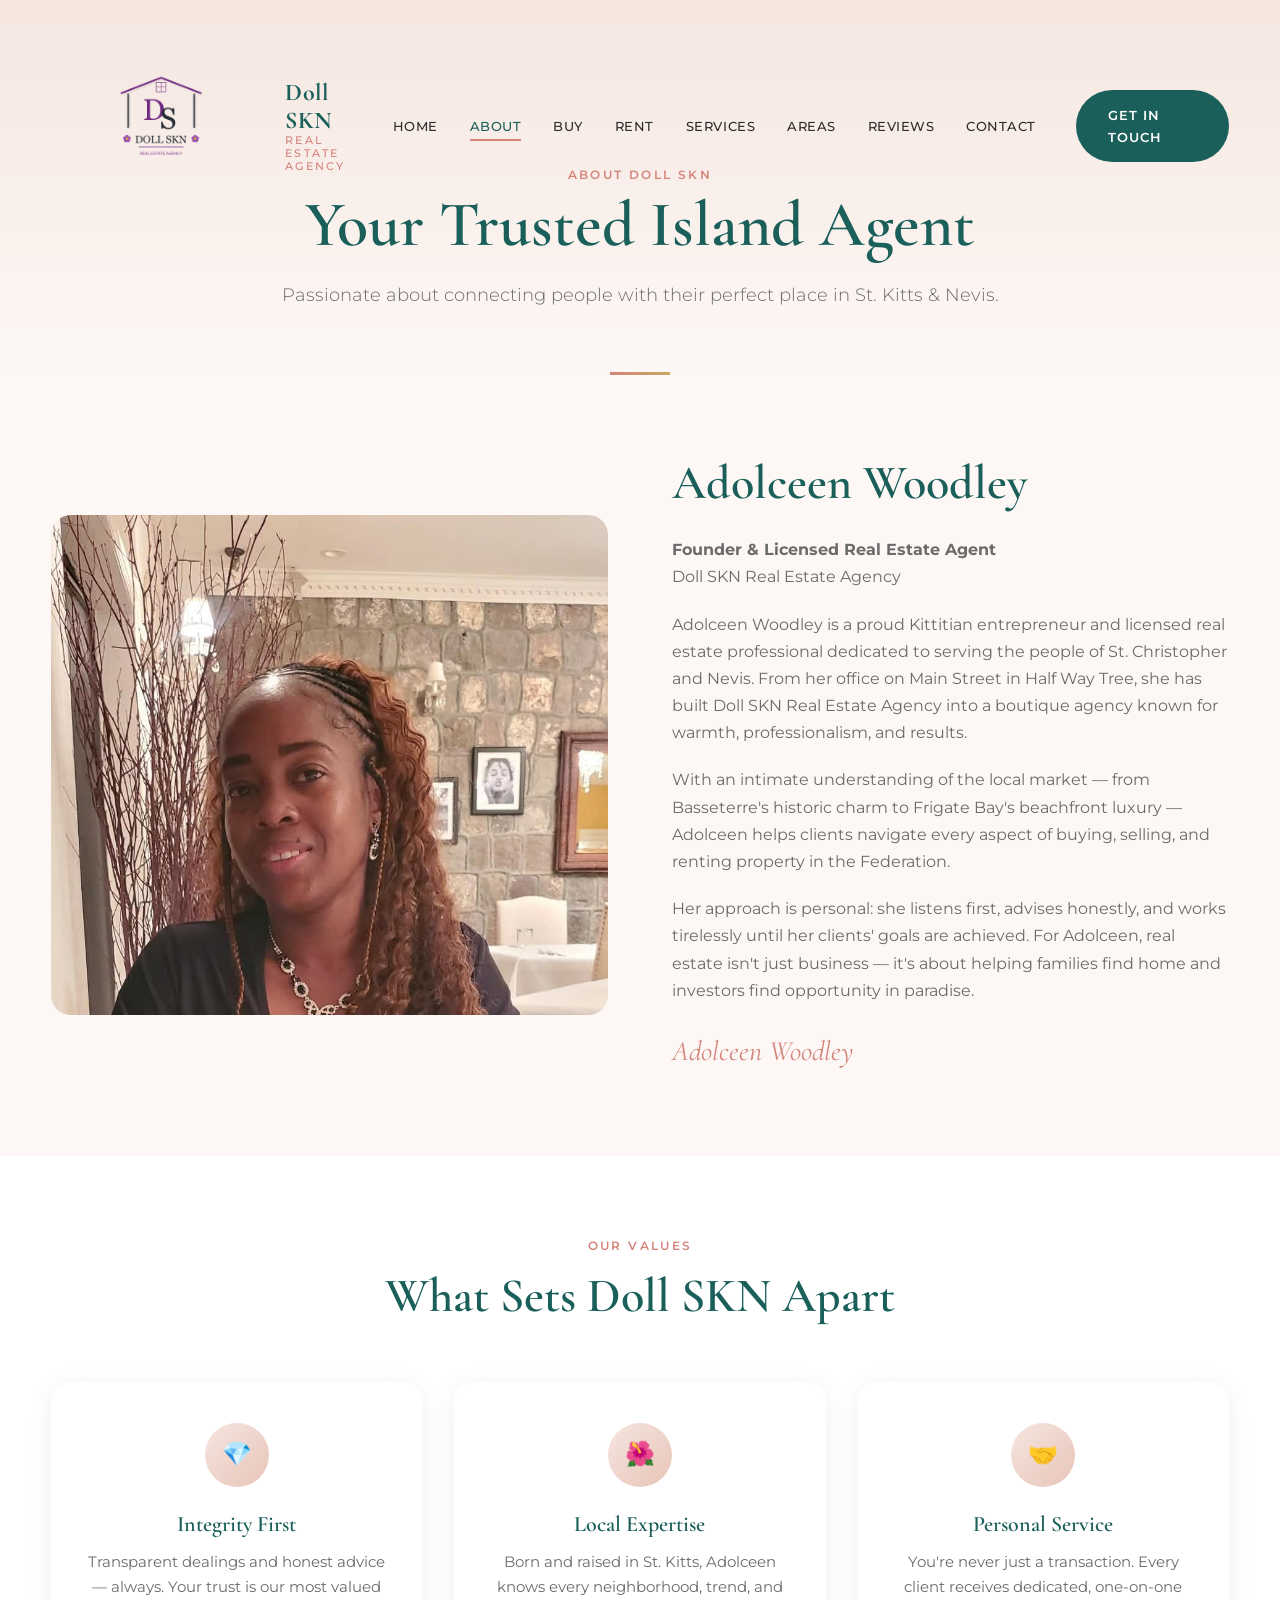
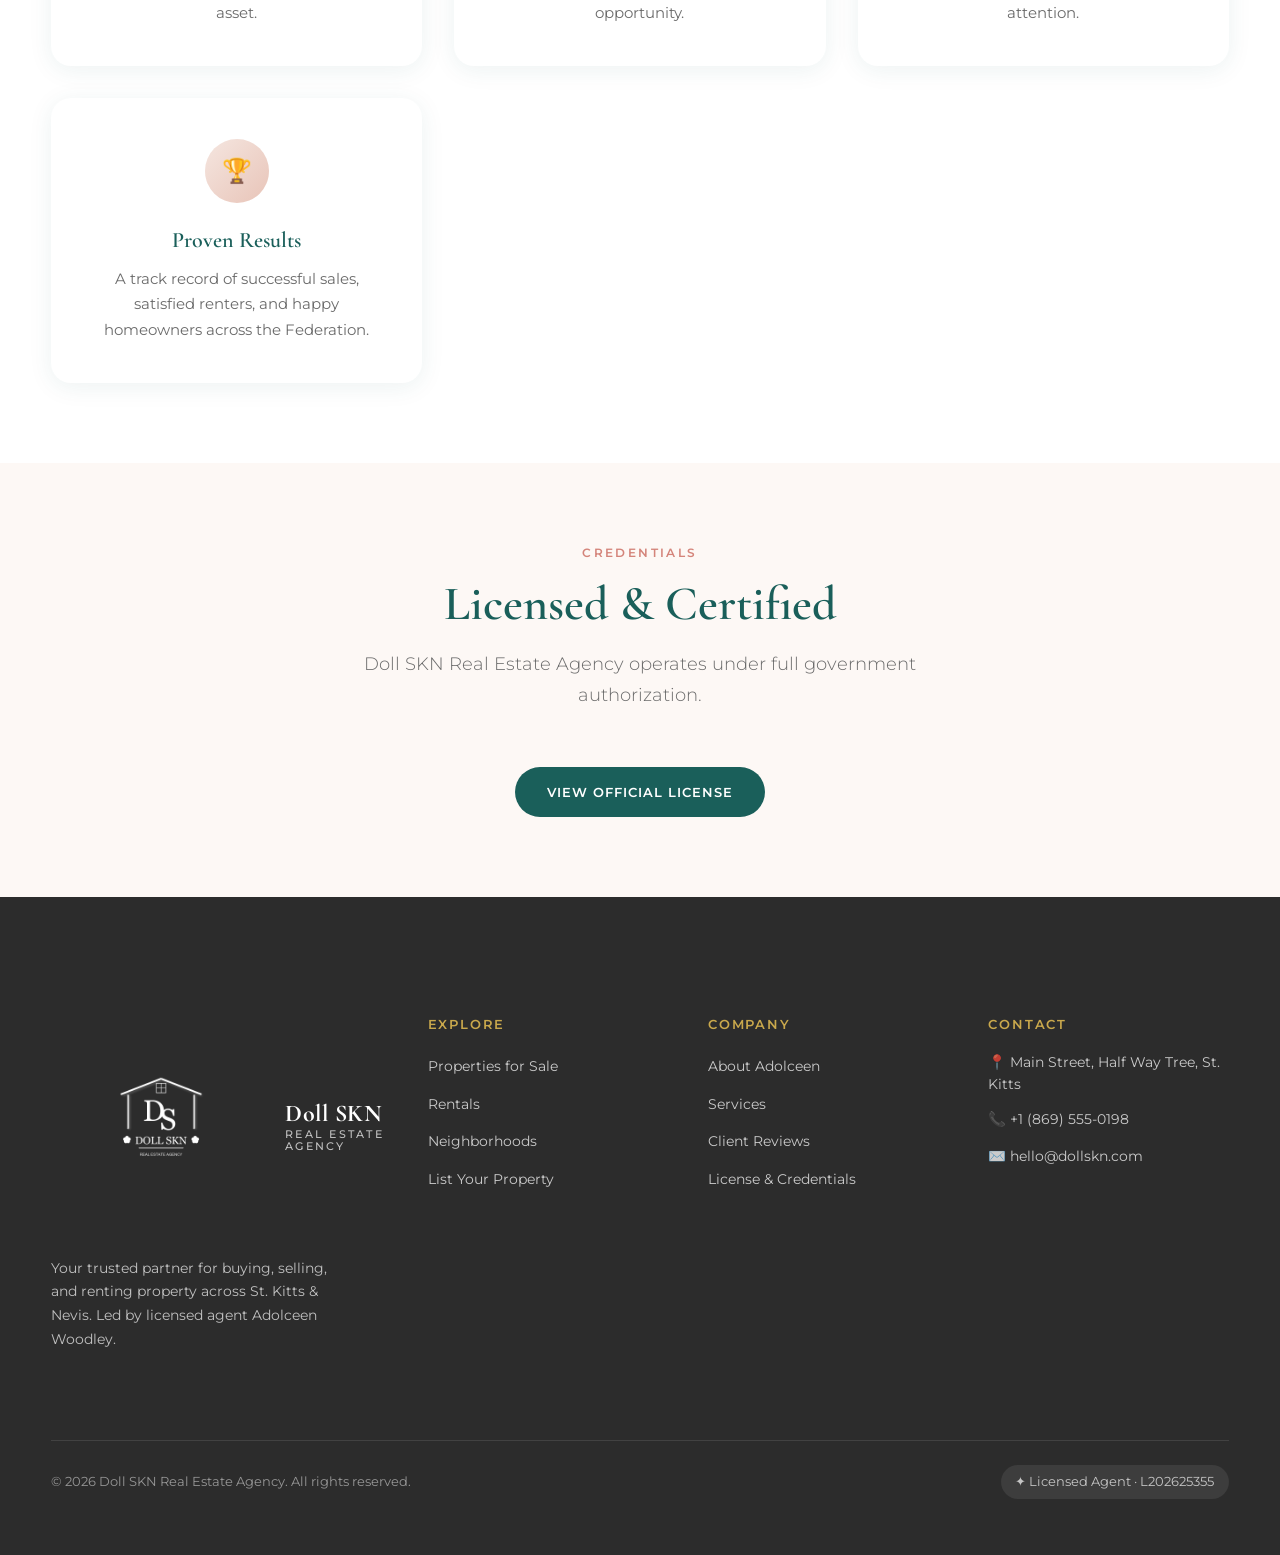
<file: about.html>
<!DOCTYPE html>
<html lang="en">
<head>
  <meta charset="UTF-8">
  <meta name="viewport" content="width=device-width, initial-scale=1.0">
  <meta name="description" content="Meet Adolceen Letisha Woodley — licensed owner of Doll SKN Real Estate Agency in St. Kitts.">
  <title>About Adolceen | Doll SKN Real Estate</title>
  <link rel="stylesheet" href="css/style.css">
</head>
<body>
  <div id="header-placeholder"></div>

  <main>
    <section class="page-hero">
      <div class="container fade-in">
        <span class="eyebrow">About Doll SKN</span>
        <h1>Your Trusted Island Agent</h1>
        <p class="lead">Passionate about connecting people with their perfect place in St. Kitts & Nevis.</p>
      </div>
    </section>

    <section>
      <div class="container about-preview">
        <div class="about-image fade-in">
          <img src="images/WhatsApp Image 2026-09-24 at 07.35.42.jpeg" alt="Adolceen Letisha Woodley">
          <div class="about-image-frame"></div>
        </div>
        <div class="about-content fade-in">
          <h2>Adolceen Woodley</h2>
          <p><strong>Founder & Licensed Real Estate Agent</strong><br>Doll SKN Real Estate Agency</p>
          <p>Adolceen Woodley is a proud Kittitian entrepreneur and licensed real estate professional dedicated to serving the people of St. Christopher and Nevis. From her office on Main Street in Half Way Tree, she has built Doll SKN Real Estate Agency into a boutique agency known for warmth, professionalism, and results.</p>
          <p>With an intimate understanding of the local market — from Basseterre's historic charm to Frigate Bay's beachfront luxury — Adolceen helps clients navigate every aspect of buying, selling, and renting property in the Federation.</p>
          <p>Her approach is personal: she listens first, advises honestly, and works tirelessly until her clients' goals are achieved. For Adolceen, real estate isn't just business — it's about helping families find home and investors find opportunity in paradise.</p>
          <div class="signature">Adolceen Woodley</div>
        </div>
      </div>
    </section>

    <section style="background: var(--white);">
      <div class="container">
        <div class="section-header fade-in">
          <span class="eyebrow">Our Values</span>
          <h2>What Sets Doll SKN Apart</h2>
        </div>
        <div class="services-grid">
          <div class="service-card fade-in">
            <div class="service-icon">💎</div>
            <h3>Integrity First</h3>
            <p>Transparent dealings and honest advice — always. Your trust is our most valued asset.</p>
          </div>
          <div class="service-card fade-in">
            <div class="service-icon">🌺</div>
            <h3>Local Expertise</h3>
            <p>Born and raised in St. Kitts, Adolceen knows every neighborhood, trend, and opportunity.</p>
          </div>
          <div class="service-card fade-in">
            <div class="service-icon">🤝</div>
            <h3>Personal Service</h3>
            <p>You're never just a transaction. Every client receives dedicated, one-on-one attention.</p>
          </div>
          <div class="service-card fade-in">
            <div class="service-icon">🏆</div>
            <h3>Proven Results</h3>
            <p>A track record of successful sales, satisfied renters, and happy homeowners across the Federation.</p>
          </div>
        </div>
      </div>
    </section>

    <section>
      <div class="container">
        <div class="section-header fade-in">
          <span class="eyebrow">Credentials</span>
          <h2>Licensed & Certified</h2>
          <p class="lead">Doll SKN Real Estate Agency operates under full government authorization.</p>
        </div>
        <div style="text-align: center;">
          <a href="license.html" class="btn btn-primary">View Official License</a>
        </div>
      </div>
    </section>
  </main>

  <div id="footer-placeholder"></div>
  <script type="module" src="js/main.js"></script>
</body>
</html>
</file>
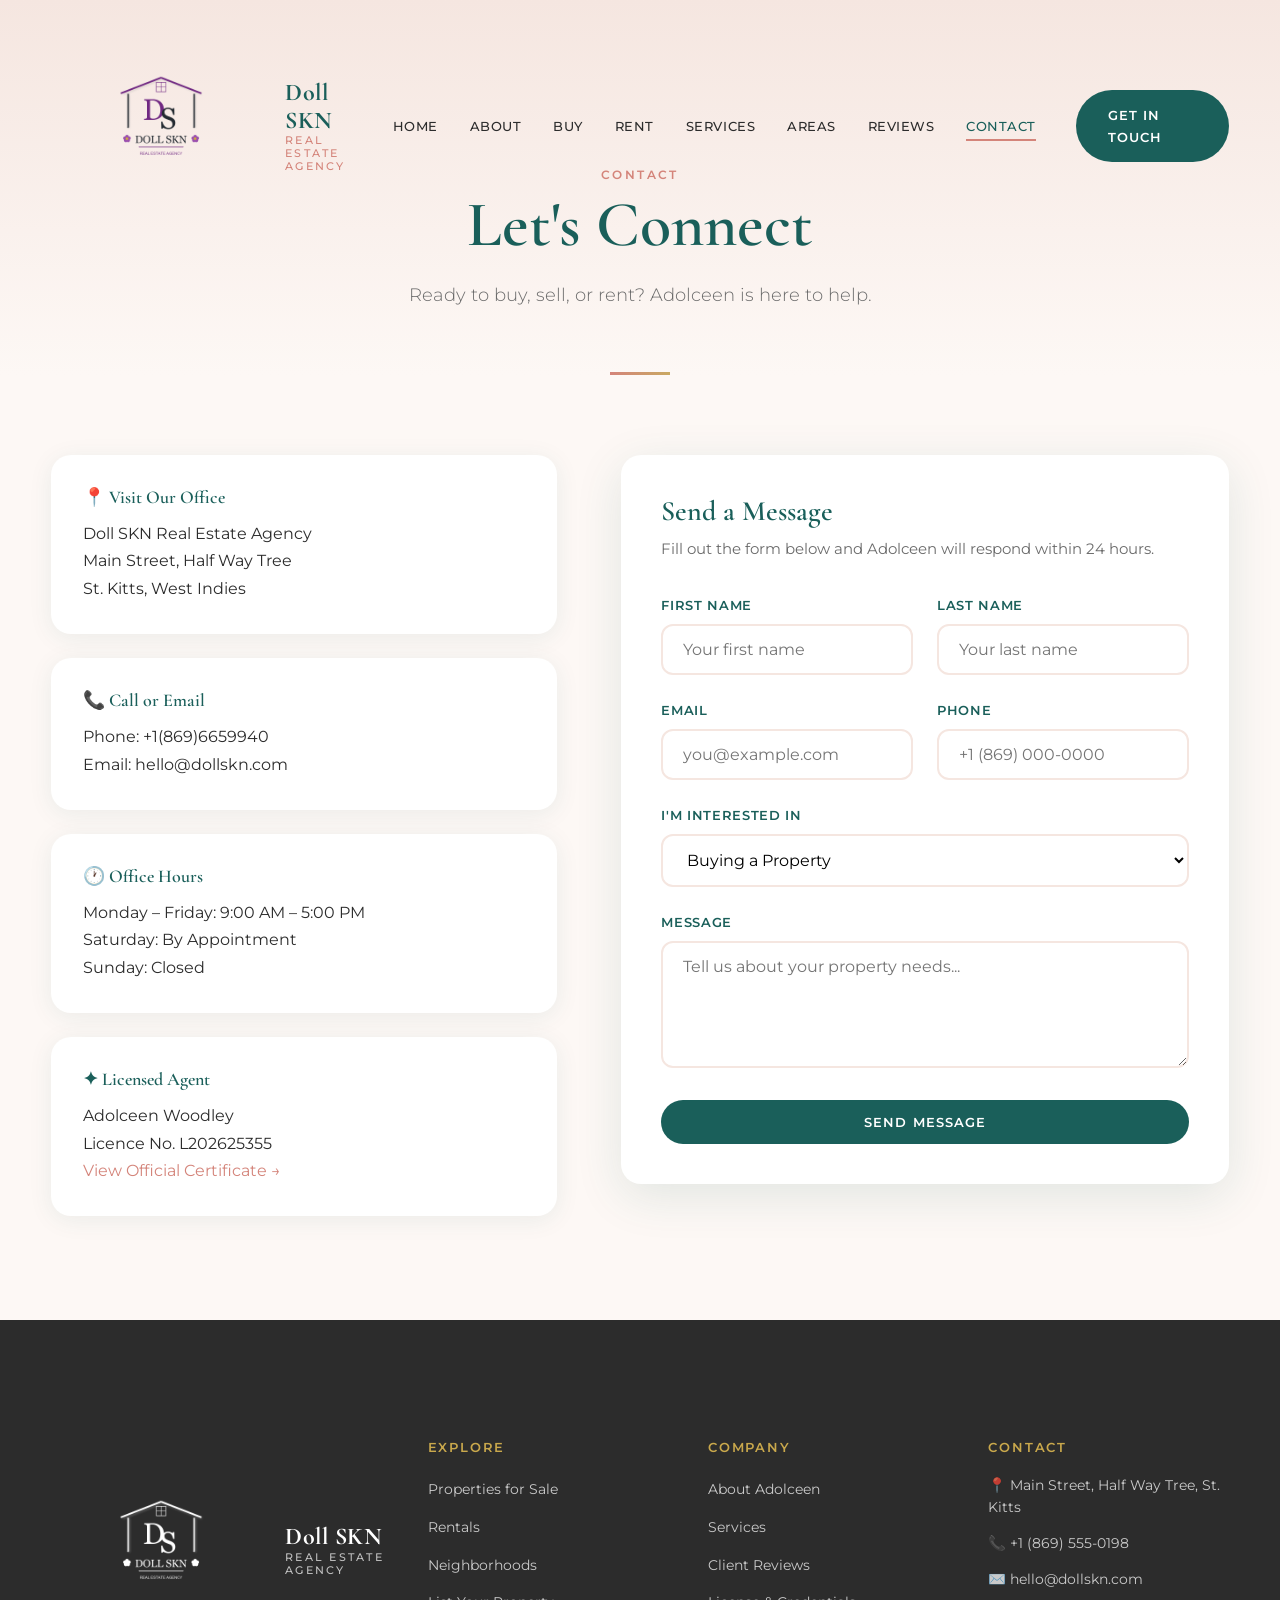
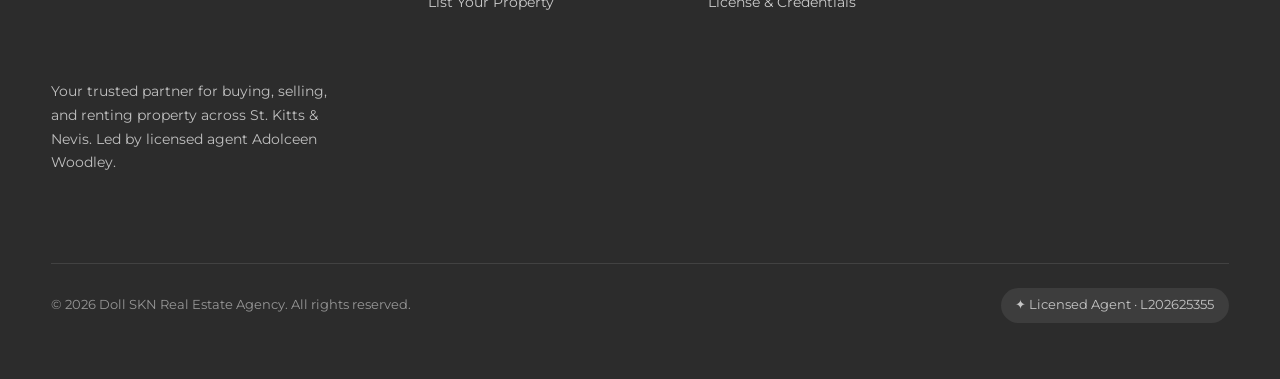
<file: contact.html>
<!DOCTYPE html>
<html lang="en">
<head>
  <meta charset="UTF-8">
  <meta name="viewport" content="width=device-width, initial-scale=1.0">
  <meta name="description" content="Contact Doll SKN Real Estate Agency — Adolceen Letisha Woodley, Main Street, Half Way Tree, St. Kitts.">
  <title>Contact Us | Doll SKN Real Estate</title>
  <link rel="stylesheet" href="css/style.css">
</head>
<body>
  <div id="header-placeholder"></div>

  <main>
    <section class="page-hero">
      <div class="container fade-in">
        <span class="eyebrow">Contact</span>
        <h1>Let's Connect</h1>
        <p class="lead">Ready to buy, sell, or rent? Adolceen is here to help.</p>
      </div>
    </section>

    <section>
      <div class="container contact-grid">
        <div class="fade-in">
          <div class="contact-info-card">
            <h3>📍 Visit Our Office</h3>
            <p>Doll SKN Real Estate Agency<br>Main Street, Half Way Tree<br>St. Kitts, West Indies</p>
          </div>
          <div class="contact-info-card">
            <h3>📞 Call or Email</h3>
            <p>Phone: +1(869)6659940<br>Email: hello@dollskn.com</p>
          </div>
          <div class="contact-info-card">
            <h3>🕐 Office Hours</h3>
            <p>Monday – Friday: 9:00 AM – 5:00 PM<br>Saturday: By Appointment<br>Sunday: Closed</p>
          </div>
          <div class="contact-info-card">
            <h3>✦ Licensed Agent</h3>
            <p>Adolceen Woodley<br>Licence No. L202625355<br><a href="license.html" style="color: var(--coral);">View Official Certificate →</a></p>
          </div>
        </div>

        <div class="fade-in">
          <form id="contact-form" style="background: var(--white); padding: 2.5rem; border-radius: var(--radius-lg); box-shadow: var(--shadow-lg);">
            <h2 style="color: var(--teal); margin-bottom: 0.5rem; font-size: 1.75rem;">Send a Message</h2>
            <p style="color: var(--gray); margin-bottom: 2rem; font-size: 0.9375rem;">Fill out the form below and Adolceen will respond within 24 hours.</p>

            <div class="form-row">
              <div class="form-group">
                <label for="first-name">First Name</label>
                <input type="text" id="first-name" name="first-name" required placeholder="Your first name">
              </div>
              <div class="form-group">
                <label for="last-name">Last Name</label>
                <input type="text" id="last-name" name="last-name" required placeholder="Your last name">
              </div>
            </div>

            <div class="form-row">
              <div class="form-group">
                <label for="email">Email</label>
                <input type="email" id="email" name="email" required placeholder="you@example.com">
              </div>
              <div class="form-group">
                <label for="phone">Phone</label>
                <input type="tel" id="phone" name="phone" placeholder="+1 (869) 000-0000">
              </div>
            </div>

            <div class="form-group">
              <label for="interest">I'm Interested In</label>
              <select id="interest" name="interest">
                <option>Buying a Property</option>
                <option>Selling a Property</option>
                <option>Renting a Property</option>
                <option>Investment Advisory</option>
                <option>General Inquiry</option>
              </select>
            </div>

            <div class="form-group">
              <label for="message">Message</label>
              <textarea id="message" name="message" rows="5" required placeholder="Tell us about your property needs..."></textarea>
            </div>

            <button type="submit" class="btn btn-primary" style="width: 100%; justify-content: center;">Send Message</button>
          </form>
        </div>
      </div>
    </section>
  </main>

  <div id="footer-placeholder"></div>
  <script type="module" src="js/main.js"></script>
</body>
</html>
</file>
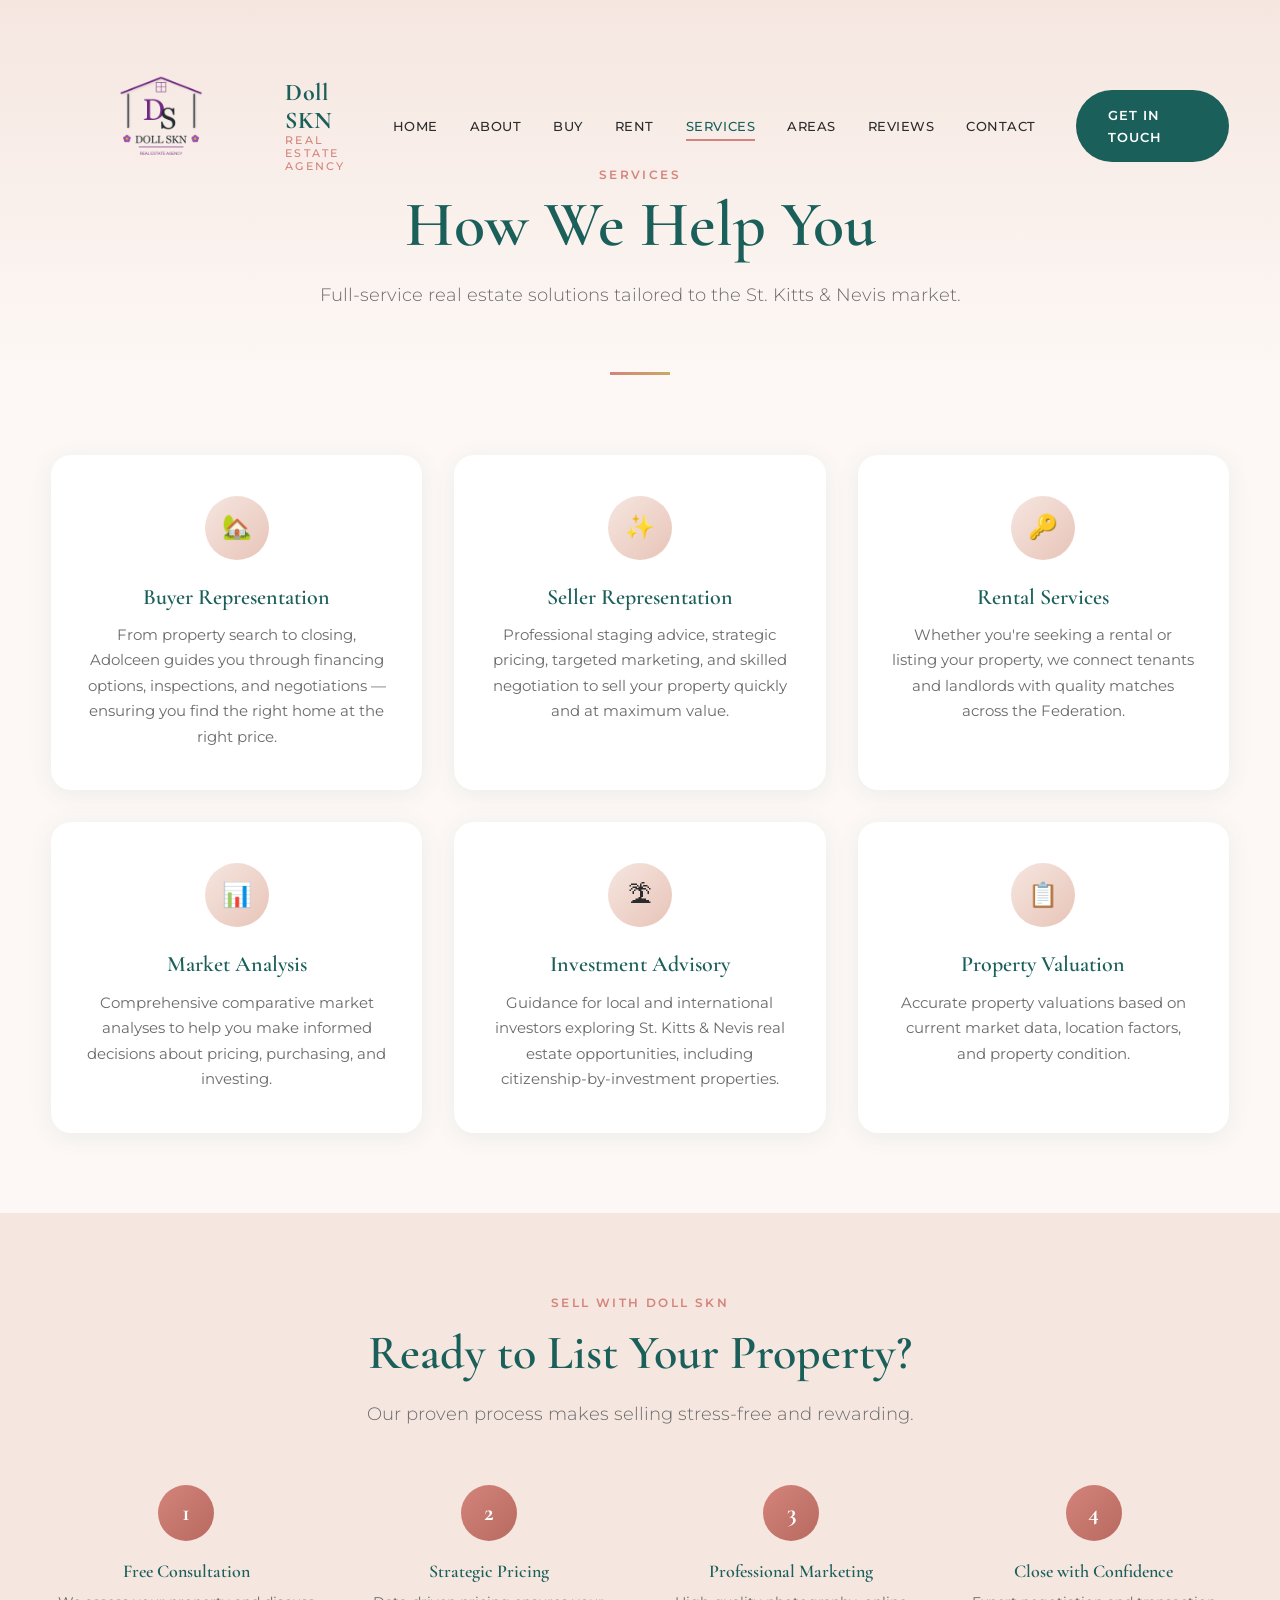
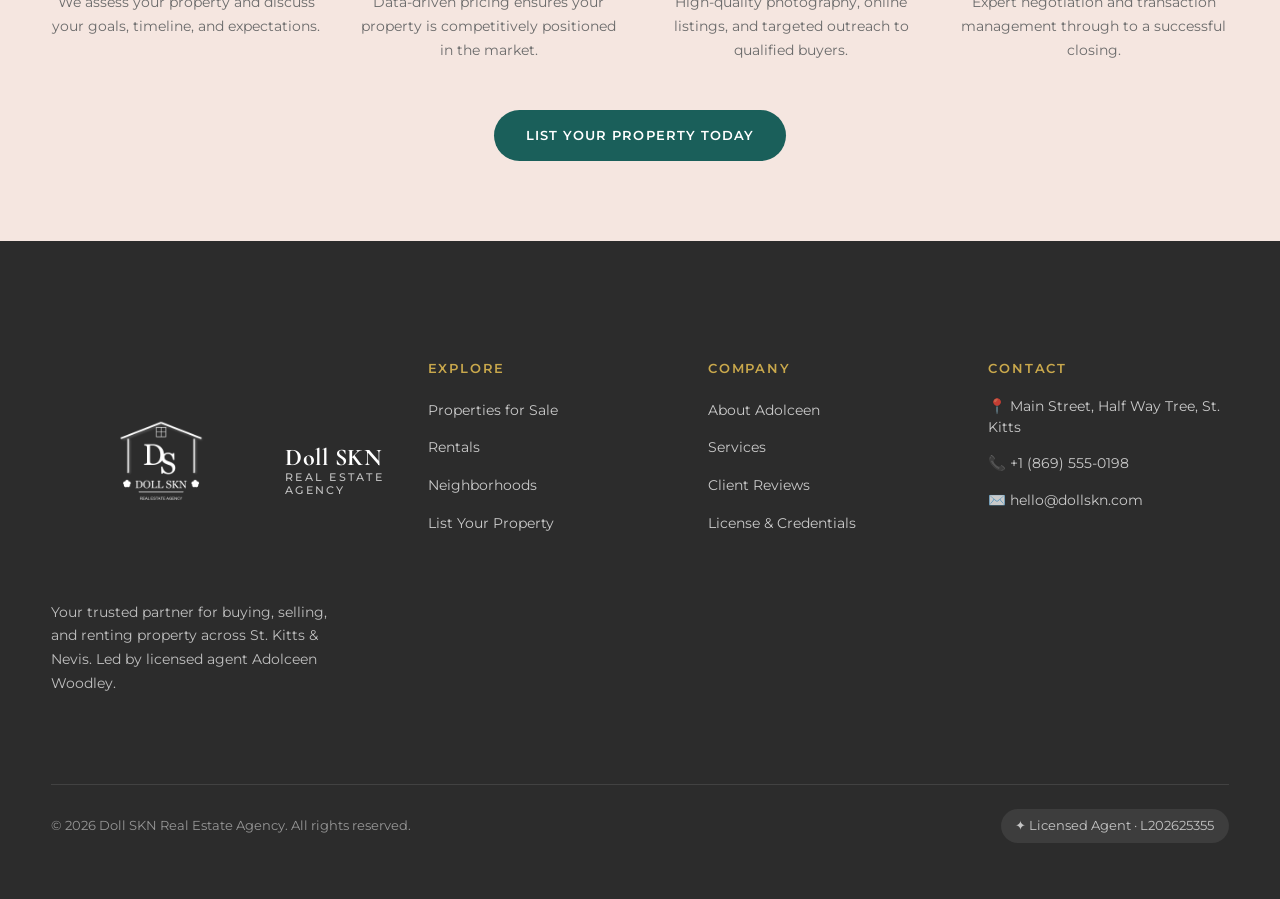
<file: services.html>
<!DOCTYPE html>
<html lang="en">
<head>
  <meta charset="UTF-8">
  <meta name="viewport" content="width=device-width, initial-scale=1.0">
  <meta name="description" content="Real estate services in St. Kitts & Nevis — buying, selling, renting, and investment advisory.">
  <title>Services | Doll SKN Real Estate</title>
  <link rel="stylesheet" href="css/style.css">
</head>
<body>
  <div id="header-placeholder"></div>

  <main>
    <section class="page-hero">
      <div class="container fade-in">
        <span class="eyebrow">Services</span>
        <h1>How We Help You</h1>
        <p class="lead">Full-service real estate solutions tailored to the St. Kitts & Nevis market.</p>
      </div>
    </section>

    <section>
      <div class="container">
        <div class="services-grid">
          <div class="service-card fade-in">
            <div class="service-icon">🏡</div>
            <h3>Buyer Representation</h3>
            <p>From property search to closing, Adolceen guides you through financing options, inspections, and negotiations — ensuring you find the right home at the right price.</p>
          </div>
          <div class="service-card fade-in">
            <div class="service-icon">✨</div>
            <h3>Seller Representation</h3>
            <p>Professional staging advice, strategic pricing, targeted marketing, and skilled negotiation to sell your property quickly and at maximum value.</p>
          </div>
          <div class="service-card fade-in">
            <div class="service-icon">🔑</div>
            <h3>Rental Services</h3>
            <p>Whether you're seeking a rental or listing your property, we connect tenants and landlords with quality matches across the Federation.</p>
          </div>
          <div class="service-card fade-in">
            <div class="service-icon">📊</div>
            <h3>Market Analysis</h3>
            <p>Comprehensive comparative market analyses to help you make informed decisions about pricing, purchasing, and investing.</p>
          </div>
          <div class="service-card fade-in">
            <div class="service-icon">🏝</div>
            <h3>Investment Advisory</h3>
            <p>Guidance for local and international investors exploring St. Kitts & Nevis real estate opportunities, including citizenship-by-investment properties.</p>
          </div>
          <div class="service-card fade-in">
            <div class="service-icon">📋</div>
            <h3>Property Valuation</h3>
            <p>Accurate property valuations based on current market data, location factors, and property condition.</p>
          </div>
        </div>
      </div>
    </section>

    <section style="background: var(--blush);">
      <div class="container">
        <div class="section-header fade-in">
          <span class="eyebrow">Sell With Doll SKN</span>
          <h2>Ready to List Your Property?</h2>
          <p class="lead">Our proven process makes selling stress-free and rewarding.</p>
        </div>
        <div class="process-steps">
          <div class="process-step fade-in">
            <h3>Free Consultation</h3>
            <p>We assess your property and discuss your goals, timeline, and expectations.</p>
          </div>
          <div class="process-step fade-in">
            <h3>Strategic Pricing</h3>
            <p>Data-driven pricing ensures your property is competitively positioned in the market.</p>
          </div>
          <div class="process-step fade-in">
            <h3>Professional Marketing</h3>
            <p>High-quality photography, online listings, and targeted outreach to qualified buyers.</p>
          </div>
          <div class="process-step fade-in">
            <h3>Close with Confidence</h3>
            <p>Expert negotiation and transaction management through to a successful closing.</p>
          </div>
        </div>
        <div style="text-align: center; margin-top: 3rem;">
          <a href="contact.html" class="btn btn-primary">List Your Property Today</a>
        </div>
      </div>
    </section>
  </main>

  <div id="footer-placeholder"></div>
  <script type="module" src="js/main.js"></script>
</body>
</html>
</file>
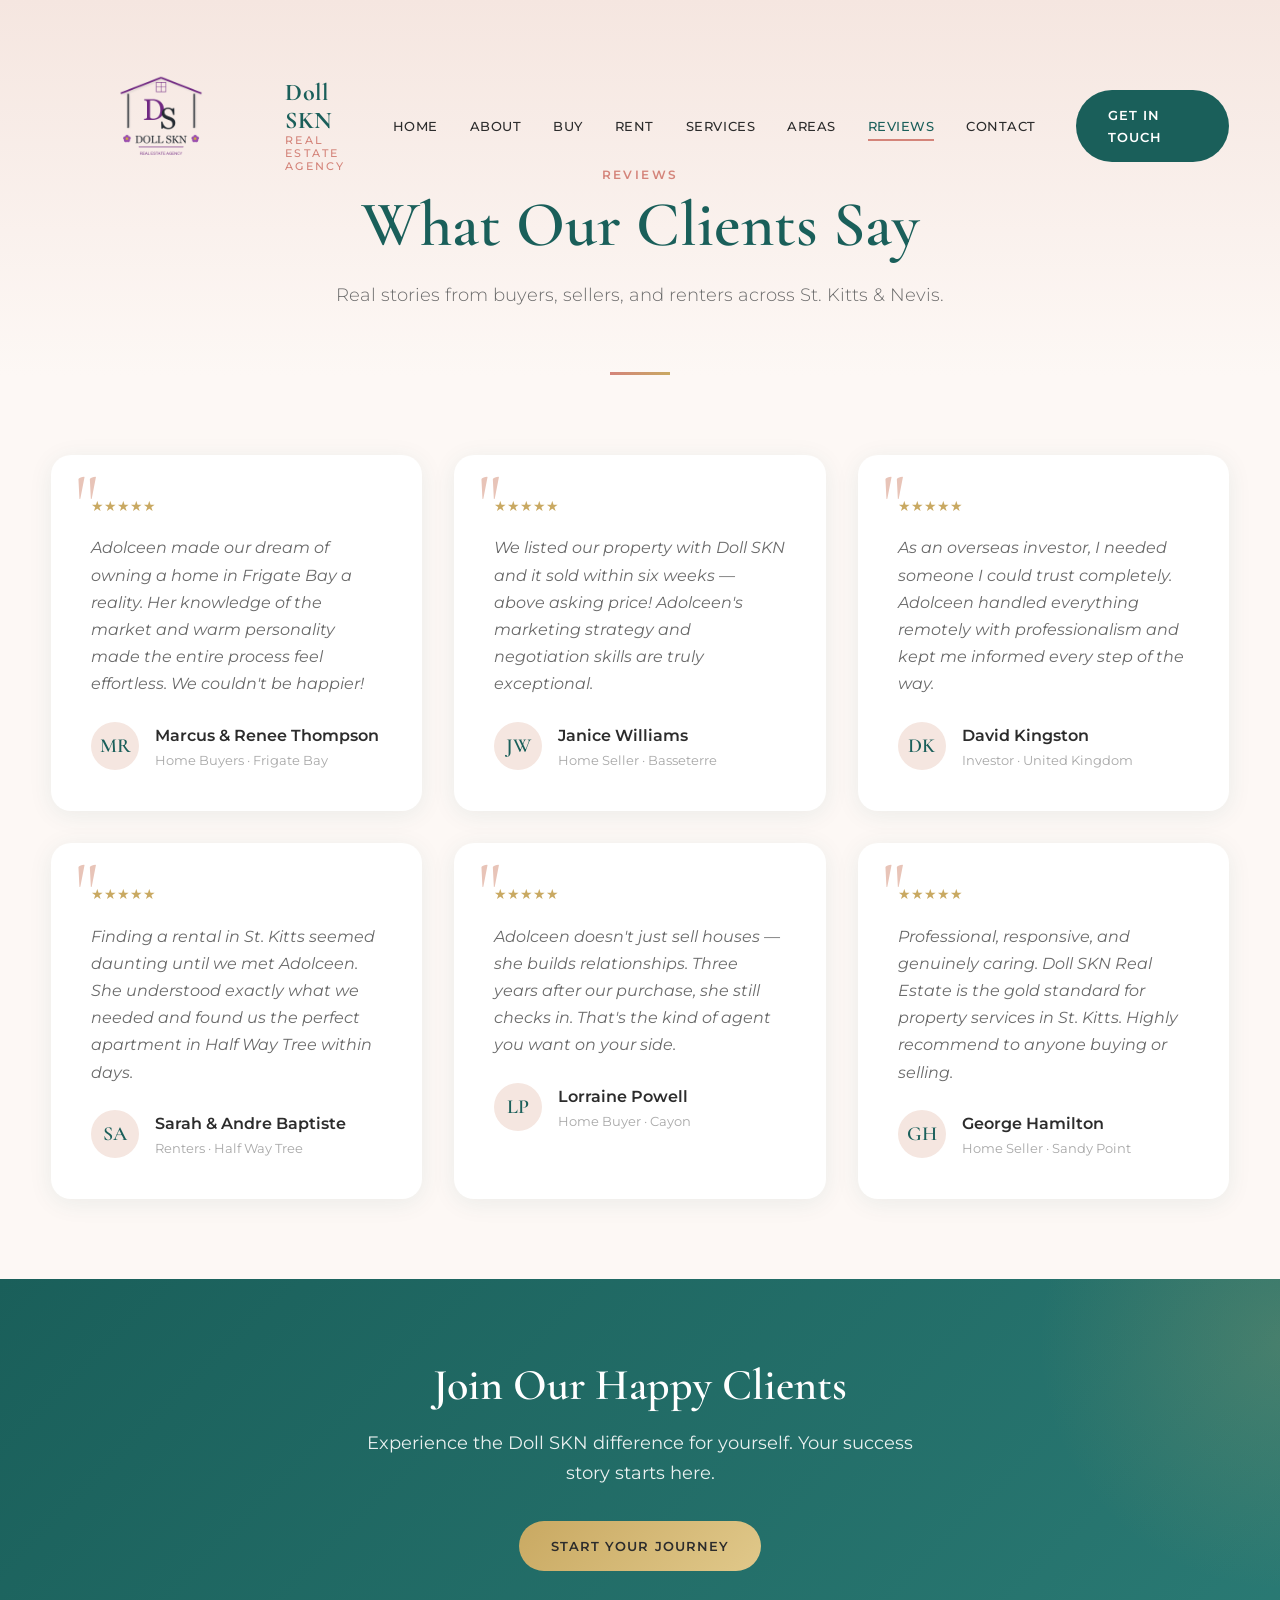
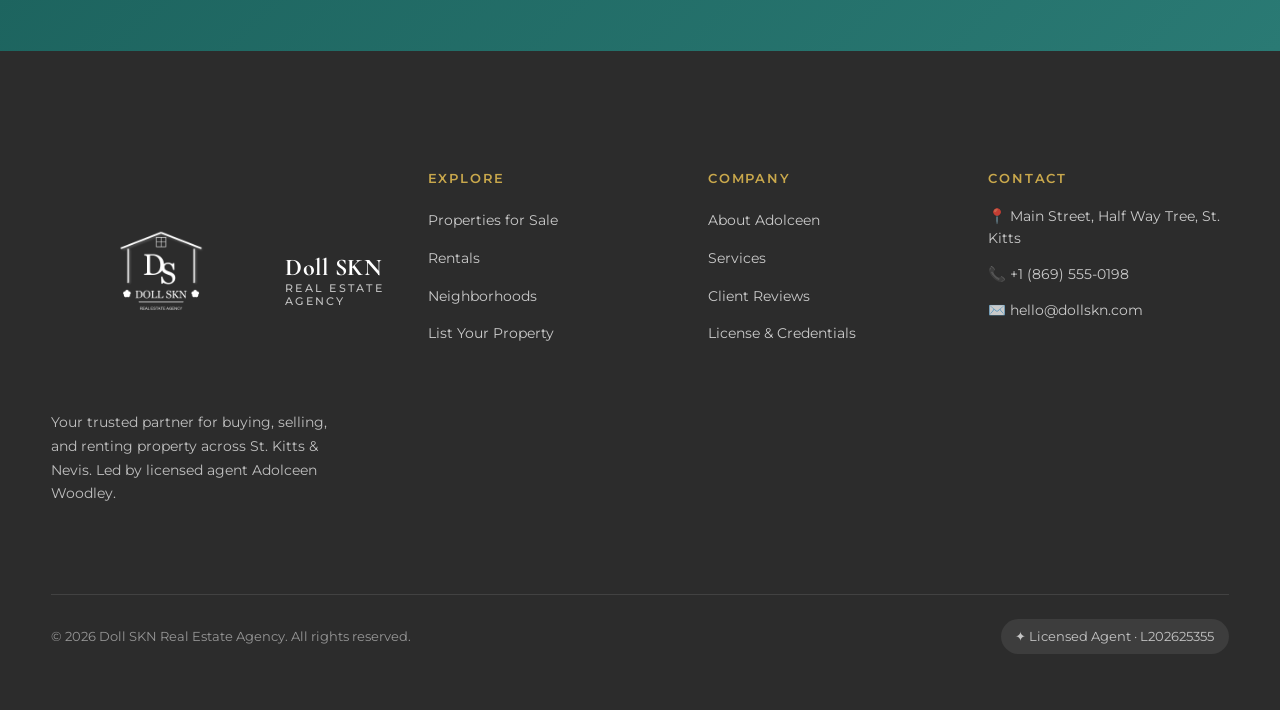
<file: testimonials.html>
<!DOCTYPE html>
<html lang="en">
<head>
  <meta charset="UTF-8">
  <meta name="viewport" content="width=device-width, initial-scale=1.0">
  <meta name="description" content="Client reviews and testimonials for Doll SKN Real Estate Agency.">
  <title>Client Reviews | Doll SKN Real Estate</title>
  <link rel="stylesheet" href="css/style.css">
</head>
<body>
  <div id="header-placeholder"></div>

  <main>
    <section class="page-hero">
      <div class="container fade-in">
        <span class="eyebrow">Reviews</span>
        <h1>What Our Clients Say</h1>
        <p class="lead">Real stories from buyers, sellers, and renters across St. Kitts & Nevis.</p>
      </div>
    </section>

    <section>
      <div class="container testimonial-grid">
        <article class="testimonial-card fade-in">
          <div class="stars">★★★★★</div>
          <p class="testimonial-text">Adolceen made our dream of owning a home in Frigate Bay a reality. Her knowledge of the market and warm personality made the entire process feel effortless. We couldn't be happier!</p>
          <div class="testimonial-author">
            <div class="testimonial-avatar">MR</div>
            <div>
              <div class="testimonial-name">Marcus & Renee Thompson</div>
              <div class="testimonial-role">Home Buyers · Frigate Bay</div>
            </div>
          </div>
        </article>

        <article class="testimonial-card fade-in">
          <div class="stars">★★★★★</div>
          <p class="testimonial-text">We listed our property with Doll SKN and it sold within six weeks — above asking price! Adolceen's marketing strategy and negotiation skills are truly exceptional.</p>
          <div class="testimonial-author">
            <div class="testimonial-avatar">JW</div>
            <div>
              <div class="testimonial-name">Janice Williams</div>
              <div class="testimonial-role">Home Seller · Basseterre</div>
            </div>
          </div>
        </article>

        <article class="testimonial-card fade-in">
          <div class="stars">★★★★★</div>
          <p class="testimonial-text">As an overseas investor, I needed someone I could trust completely. Adolceen handled everything remotely with professionalism and kept me informed every step of the way.</p>
          <div class="testimonial-author">
            <div class="testimonial-avatar">DK</div>
            <div>
              <div class="testimonial-name">David Kingston</div>
              <div class="testimonial-role">Investor · United Kingdom</div>
            </div>
          </div>
        </article>

        <article class="testimonial-card fade-in">
          <div class="stars">★★★★★</div>
          <p class="testimonial-text">Finding a rental in St. Kitts seemed daunting until we met Adolceen. She understood exactly what we needed and found us the perfect apartment in Half Way Tree within days.</p>
          <div class="testimonial-author">
            <div class="testimonial-avatar">SA</div>
            <div>
              <div class="testimonial-name">Sarah & Andre Baptiste</div>
              <div class="testimonial-role">Renters · Half Way Tree</div>
            </div>
          </div>
        </article>

        <article class="testimonial-card fade-in">
          <div class="stars">★★★★★</div>
          <p class="testimonial-text">Adolceen doesn't just sell houses — she builds relationships. Three years after our purchase, she still checks in. That's the kind of agent you want on your side.</p>
          <div class="testimonial-author">
            <div class="testimonial-avatar">LP</div>
            <div>
              <div class="testimonial-name">Lorraine Powell</div>
              <div class="testimonial-role">Home Buyer · Cayon</div>
            </div>
          </div>
        </article>

        <article class="testimonial-card fade-in">
          <div class="stars">★★★★★</div>
          <p class="testimonial-text">Professional, responsive, and genuinely caring. Doll SKN Real Estate is the gold standard for property services in St. Kitts. Highly recommend to anyone buying or selling.</p>
          <div class="testimonial-author">
            <div class="testimonial-avatar">GH</div>
            <div>
              <div class="testimonial-name">George Hamilton</div>
              <div class="testimonial-role">Home Seller · Sandy Point</div>
            </div>
          </div>
        </article>
      </div>
    </section>

    <section class="cta-banner">
      <div class="container fade-in">
        <h2>Join Our Happy Clients</h2>
        <p>Experience the Doll SKN difference for yourself. Your success story starts here.</p>
        <a href="contact.html" class="btn btn-gold">Start Your Journey</a>
      </div>
    </section>
  </main>

  <div id="footer-placeholder"></div>
  <script type="module" src="js/main.js"></script>
</body>
</html>
</file>
<file: css/style.css>
/* Doll SKN Real Estate — Design System */
@import url('https://fonts.googleapis.com/css2?family=Cormorant+Garamond:ital,wght@0,400;0,500;0,600;0,700;1,400&family=Montserrat:wght@300;400;500;600;700&display=swap');

:root {
  --blush: #F5E6E0;
  --blush-deep: #E8C4B8;
  --coral: #D4847A;
  --coral-dark: #B86A60;
  --teal: #1A5F5A;
  --teal-light: #2A7A74;
  --gold: #C9A962;
  --gold-light: #E0C88A;
  --cream: #FDF8F5;
  --charcoal: #2C2C2C;
  --gray: #6B6B6B;
  --gray-light: #A8A8A8;
  --white: #FFFFFF;
  --shadow: 0 4px 24px rgba(26, 95, 90, 0.08);
  --shadow-lg: 0 12px 48px rgba(26, 95, 90, 0.12);
  --radius: 12px;
  --radius-lg: 20px;
  --transition: 0.3s cubic-bezier(0.4, 0, 0.2, 1);
  --font-display: 'Cormorant Garamond', Georgia, serif;
  --font-body: 'Montserrat', sans-serif;

  /* Logo sizes (2×) */
  --logo-h-desktop: 220px;
  --logo-h-tablet: 160px;
  --logo-h-mobile: 128px;
  --logo-h-small: 112px;
}

*, *::before, *::after { box-sizing: border-box; margin: 0; padding: 0; }

html { scroll-behavior: smooth; font-size: 16px; }

body {
  font-family: var(--font-body);
  color: var(--charcoal);
  background: var(--cream);
  line-height: 1.7;
  overflow-x: hidden;
}

img { max-width: 100%; height: auto; display: block; }
a { color: inherit; text-decoration: none; transition: color var(--transition); }
ul { list-style: none; }

.container {
  width: min(1200px, 92vw);
  margin: 0 auto;
}

/* Typography */
h1, h2, h3, h4 {
  font-family: var(--font-display);
  font-weight: 600;
  line-height: 1.2;
}

h1 { font-size: clamp(2.5rem, 5vw, 4rem); }
h2 { font-size: clamp(2rem, 4vw, 3rem); }
h3 { font-size: clamp(1.5rem, 3vw, 2rem); }

.eyebrow {
  font-family: var(--font-body);
  font-size: 0.75rem;
  font-weight: 600;
  letter-spacing: 0.2em;
  text-transform: uppercase;
  color: var(--coral);
}

.lead {
  font-size: 1.125rem;
  color: var(--gray);
  font-weight: 300;
}

/* Buttons */
.btn {
  display: inline-flex;
  align-items: center;
  gap: 0.5rem;
  padding: 0.875rem 2rem;
  font-family: var(--font-body);
  font-size: 0.8125rem;
  font-weight: 600;
  letter-spacing: 0.08em;
  text-transform: uppercase;
  border: none;
  border-radius: 50px;
  cursor: pointer;
  transition: all var(--transition);
}

.btn-primary {
  background: var(--teal);
  color: var(--white);
}
.btn-primary:hover {
  background: var(--teal-light);
  transform: translateY(-2px);
  box-shadow: var(--shadow);
}

.btn-secondary {
  background: transparent;
  color: var(--teal);
  border: 2px solid var(--teal);
}
.btn-secondary:hover {
  background: var(--teal);
  color: var(--white);
}

.btn-gold {
  background: linear-gradient(135deg, var(--gold), var(--gold-light));
  color: var(--charcoal);
}
.btn-gold:hover {
  transform: translateY(-2px);
  box-shadow: var(--shadow);
}

/* ===== HEADER ===== */
.site-header {
  position: fixed;
  top: 0;
  left: 0;
  right: 0;
  z-index: 1000;
  padding: 0.5rem 0;
  transition: all var(--transition);
  background: transparent;
}

.site-header.scrolled {
  background: rgba(253, 248, 245, 0.95);
  backdrop-filter: blur(12px);
  box-shadow: var(--shadow);
  padding: 0.35rem 0;
}

.header-inner {
  display: flex;
  align-items: center;
  justify-content: space-between;
  gap: 1.5rem;
  min-height: calc(var(--logo-h-desktop) + 16px);
  padding: 8px 0;
}

/* Logo — image + text side by side */
.logo {
  display: flex !important;
  flex-direction: row;
  align-items: center;
  gap: 14px;
  line-height: 1.15;
  text-decoration: none;
  flex-shrink: 1;
  min-width: 0;
}

.logo img,
.logo-img {
  height: var(--logo-h-desktop) !important;
  width: auto !important;
  max-width: none !important;
  object-fit: contain !important;
  display: block;
  flex-shrink: 0;
}

.logo-main {
  font-family: var(--font-display);
  font-size: 1.5rem;
  font-weight: 700;
  color: var(--teal);
  letter-spacing: 0.02em;
}

.logo-sub {
  font-size: 0.7rem;
  font-weight: 500;
  letter-spacing: 0.2em;
  text-transform: uppercase;
  color: var(--coral);
}

.nav-desktop {
  display: flex;
  align-items: center;
  gap: 2rem;
}

.nav-desktop a {
  font-size: 0.8125rem;
  font-weight: 500;
  letter-spacing: 0.04em;
  text-transform: uppercase;
  color: var(--charcoal);
  position: relative;
}

.nav-desktop a::after {
  content: '';
  position: absolute;
  bottom: -4px;
  left: 0;
  width: 0;
  height: 2px;
  background: var(--coral);
  transition: width var(--transition);
}

.nav-desktop a:hover::after,
.nav-desktop a.active::after { width: 100%; }

.nav-desktop a.active { color: var(--teal); }

.nav-cta { margin-left: 1rem; }

.menu-toggle {
  display: none;
  flex-direction: column;
  justify-content: center;
  gap: 5px;
  width: 44px;
  height: 44px;
  padding: 10px;
  background: none;
  border: none;
  cursor: pointer;
  flex-shrink: 0;
  z-index: 1001;
}

.menu-toggle span {
  display: block;
  width: 22px;
  height: 2px;
  background: var(--teal);
  border-radius: 2px;
  transition: all var(--transition);
}

.nav-mobile {
  display: none;
  position: fixed;
  inset: 0;
  background: var(--cream);
  z-index: 999;
  flex-direction: column;
  align-items: center;
  justify-content: center;
  gap: 2rem;
  opacity: 0;
  pointer-events: none;
  transition: opacity var(--transition);
}

.nav-mobile.open {
  opacity: 1;
  pointer-events: all;
}

.nav-mobile a {
  font-family: var(--font-display);
  font-size: 2rem;
  color: var(--teal);
}

/* Hero */
.hero {
  min-height: 100vh;
  display: grid;
  grid-template-columns: 1fr 1fr;
  align-items: center;
  gap: 4rem;
  padding: 8rem 0 4rem;
  position: relative;
  overflow: hidden;
}

.hero::before {
  content: '';
  position: absolute;
  top: -20%;
  right: -10%;
  width: 60%;
  height: 120%;
  background: radial-gradient(ellipse, var(--blush) 0%, transparent 70%);
  z-index: -1;
}

.hero-content { padding-left: 4vw; }

.hero-badge {
  display: inline-flex;
  align-items: center;
  gap: 0.5rem;
  padding: 0.5rem 1rem;
  background: var(--white);
  border-radius: 50px;
  font-size: 0.75rem;
  font-weight: 500;
  color: var(--teal);
  box-shadow: var(--shadow);
  margin-bottom: 1.5rem;
}

.hero-badge::before {
  content: '✦';
  color: var(--gold);
}

.hero h1 { margin-bottom: 1.5rem; color: var(--teal); }

.hero h1 em {
  font-style: italic;
  color: var(--coral);
}

.hero-actions {
  display: flex;
  gap: 1rem;
  margin-top: 2rem;
  flex-wrap: wrap;
}

.hero-image {
  position: relative;
  border-radius: var(--radius-lg);
  overflow: hidden;
  box-shadow: var(--shadow-lg);
}

.hero-image img {
  width: 100%;
  height: 600px;
  object-fit: cover;
}

.hero-image-accent {
  position: absolute;
  bottom: -20px;
  left: -20px;
  width: 120px;
  height: 120px;
  background: linear-gradient(135deg, var(--gold), var(--gold-light));
  border-radius: var(--radius);
  display: flex;
  align-items: center;
  justify-content: center;
  font-family: var(--font-display);
  font-size: 2rem;
  font-weight: 700;
  color: var(--white);
  box-shadow: var(--shadow);
}

/* Page Hero (inner pages) */
.page-hero {
  padding: 10rem 0 4rem;
  text-align: center;
  background: linear-gradient(180deg, var(--blush) 0%, var(--cream) 100%);
  position: relative;
}

.page-hero::after {
  content: '';
  position: absolute;
  bottom: 0;
  left: 50%;
  transform: translateX(-50%);
  width: 60px;
  height: 3px;
  background: linear-gradient(90deg, var(--coral), var(--gold));
}

.page-hero h1 { color: var(--teal); margin-bottom: 1rem; }

/* Sections */
section { padding: 5rem 0; }

.section-header {
  text-align: center;
  max-width: 640px;
  margin: 0 auto 3.5rem;
}

.section-header .eyebrow { margin-bottom: 0.75rem; display: block; }
.section-header h2 { color: var(--teal); margin-bottom: 1rem; }

/* Property Cards */
.property-grid {
  display: grid;
  grid-template-columns: repeat(auto-fill, minmax(340px, 1fr));
  gap: 2rem;
}

.property-card {
  background: var(--white);
  border-radius: var(--radius-lg);
  overflow: hidden;
  box-shadow: var(--shadow);
  transition: all var(--transition);
}

.property-card:hover {
  transform: translateY(-8px);
  box-shadow: var(--shadow-lg);
}

.property-card-image {
  position: relative;
  height: 240px;
  overflow: hidden;
}

.property-card-image img {
  width: 100%;
  height: 100%;
  object-fit: cover;
  transition: transform 0.6s ease;
}

.property-card:hover .property-card-image img {
  transform: scale(1.08);
}

.property-badge {
  position: absolute;
  top: 1rem;
  left: 1rem;
  padding: 0.375rem 0.875rem;
  background: var(--teal);
  color: var(--white);
  font-size: 0.6875rem;
  font-weight: 600;
  letter-spacing: 0.1em;
  text-transform: uppercase;
  border-radius: 50px;
}

.property-badge.rent { background: var(--coral); }

.property-card-body { padding: 1.5rem; }

.property-price {
  font-family: var(--font-display);
  font-size: 1.75rem;
  font-weight: 700;
  color: var(--teal);
  margin-bottom: 0.5rem;
}

.property-title {
  font-family: var(--font-display);
  font-size: 1.25rem;
  color: var(--charcoal);
  margin-bottom: 0.5rem;
}

.property-location {
  font-size: 0.875rem;
  color: var(--gray);
  display: flex;
  align-items: center;
  gap: 0.375rem;
  margin-bottom: 1rem;
}

.property-features {
  display: flex;
  gap: 1.25rem;
  padding-top: 1rem;
  border-top: 1px solid var(--blush);
  font-size: 0.8125rem;
  color: var(--gray);
}

.property-features span {
  display: flex;
  align-items: center;
  gap: 0.375rem;
}

/* Stats */
.stats-bar {
  background: var(--teal);
  padding: 3rem 0;
  color: var(--white);
}

.stats-grid {
  display: grid;
  grid-template-columns: repeat(4, 1fr);
  gap: 2rem;
  text-align: center;
}

.stat-number {
  font-family: var(--font-display);
  font-size: 3rem;
  font-weight: 700;
  color: var(--gold-light);
  line-height: 1;
}

.stat-label {
  font-size: 0.8125rem;
  font-weight: 500;
  letter-spacing: 0.1em;
  text-transform: uppercase;
  opacity: 0.85;
  margin-top: 0.5rem;
}

/* About Preview */
.about-preview {
  display: grid;
  grid-template-columns: 1fr 1fr;
  gap: 4rem;
  align-items: center;
}

.about-image {
  position: relative;
  border-radius: var(--radius-lg);
  overflow: hidden;
}

.about-image img {
  width: 100%;
  height: 500px;
  object-fit: cover;
}

.about-image-frame {
  position: absolute;
  inset: -15px;
  border: 2px solid var(--gold);
  border-radius: var(--radius-lg);
  z-index: -1;
}

.about-content h2 { color: var(--teal); margin-bottom: 1.5rem; }
.about-content p { margin-bottom: 1.25rem; color: var(--gray); }

.signature {
  font-family: var(--font-display);
  font-size: 1.75rem;
  font-style: italic;
  color: var(--coral);
  margin-top: 1.5rem;
}

/* Services Grid */
.services-grid {
  display: grid;
  grid-template-columns: repeat(auto-fill, minmax(280px, 1fr));
  gap: 2rem;
}

.service-card {
  background: var(--white);
  padding: 2.5rem 2rem;
  border-radius: var(--radius-lg);
  text-align: center;
  box-shadow: var(--shadow);
  transition: all var(--transition);
  border: 1px solid transparent;
}

.service-card:hover {
  border-color: var(--blush-deep);
  transform: translateY(-4px);
}

.service-icon {
  width: 64px;
  height: 64px;
  margin: 0 auto 1.5rem;
  background: linear-gradient(135deg, var(--blush), var(--blush-deep));
  border-radius: 50%;
  display: flex;
  align-items: center;
  justify-content: center;
  font-size: 1.5rem;
}

.service-card h3 {
  font-size: 1.375rem;
  color: var(--teal);
  margin-bottom: 0.75rem;
}

.service-card p {
  font-size: 0.9375rem;
  color: var(--gray);
}

/* Testimonials */
.testimonial-grid {
  display: grid;
  grid-template-columns: repeat(auto-fill, minmax(340px, 1fr));
  gap: 2rem;
}

.testimonial-card {
  background: var(--white);
  padding: 2.5rem;
  border-radius: var(--radius-lg);
  box-shadow: var(--shadow);
  position: relative;
}

.testimonial-card::before {
  content: '"';
  font-family: var(--font-display);
  font-size: 5rem;
  color: var(--blush-deep);
  position: absolute;
  top: 0.5rem;
  left: 1.5rem;
  line-height: 1;
}

.testimonial-text {
  font-size: 1rem;
  color: var(--gray);
  font-style: italic;
  margin-bottom: 1.5rem;
  position: relative;
  z-index: 1;
}

.testimonial-author {
  display: flex;
  align-items: center;
  gap: 1rem;
}

.testimonial-avatar {
  width: 48px;
  height: 48px;
  border-radius: 50%;
  background: var(--blush);
  display: flex;
  align-items: center;
  justify-content: center;
  font-family: var(--font-display);
  font-size: 1.25rem;
  font-weight: 600;
  color: var(--teal);
}

.testimonial-name {
  font-weight: 600;
  color: var(--charcoal);
}

.testimonial-role {
  font-size: 0.8125rem;
  color: var(--gray-light);
}

.stars {
  color: var(--gold);
  font-size: 0.875rem;
  margin-bottom: 1rem;
}

/* CTA Banner */
.cta-banner {
  background: linear-gradient(135deg, var(--teal) 0%, var(--teal-light) 100%);
  padding: 5rem 0;
  text-align: center;
  color: var(--white);
  position: relative;
  overflow: hidden;
}

.cta-banner::before {
  content: '';
  position: absolute;
  top: -50%;
  right: -20%;
  width: 500px;
  height: 500px;
  background: radial-gradient(circle, rgba(201, 169, 98, 0.2) 0%, transparent 70%);
}

.cta-banner h2 {
  font-size: clamp(2rem, 4vw, 2.75rem);
  margin-bottom: 1rem;
}

.cta-banner p {
  font-size: 1.125rem;
  opacity: 0.9;
  max-width: 560px;
  margin: 0 auto 2rem;
}

/* ===== FOOTER ===== */
.site-footer {
  background: var(--charcoal);
  color: var(--white);
  padding: 4rem 0 2rem;
}

.footer-grid {
  display: grid;
  grid-template-columns: 2fr 1fr 1fr 1.5fr;
  gap: 3rem;
  margin-bottom: 3rem;
  align-items: start;
}

.footer-brand .logo {
  margin-bottom: 1.25rem;
}

.footer-brand .logo img,
.site-footer .logo img {
  height: var(--logo-h-desktop) !important;
  /* white logo on dark footer */
  filter: brightness(0) invert(1);
}

.footer-brand .logo-main { color: var(--white); }
.footer-brand .logo-sub { color: var(--gold-light); }

.footer-brand p {
  margin-top: 0;
  font-size: 0.9375rem;
  color: rgba(255,255,255,0.7);
  line-height: 1.8;
  max-width: 300px;
}

.footer-col h4 {
  font-family: var(--font-body);
  font-size: 0.75rem;
  font-weight: 600;
  letter-spacing: 0.15em;
  text-transform: uppercase;
  color: var(--gold-light);
  margin-bottom: 1.25rem;
}

.footer-col ul li { margin-bottom: 0.625rem; }

.footer-col a {
  font-size: 0.9375rem;
  color: rgba(255,255,255,0.7);
  transition: color var(--transition);
}

.footer-col a:hover { color: var(--white); }

.footer-contact li {
  display: flex;
  align-items: flex-start;
  gap: 0.75rem;
  font-size: 0.9375rem;
  color: rgba(255,255,255,0.7);
  margin-bottom: 0.875rem;
}

.footer-bottom {
  padding-top: 2rem;
  border-top: 1px solid rgba(255,255,255,0.1);
  display: flex;
  justify-content: space-between;
  align-items: center;
  flex-wrap: wrap;
  gap: 1rem;
  font-size: 0.8125rem;
  color: rgba(255,255,255,0.5);
}

.license-badge {
  display: inline-flex;
  align-items: center;
  gap: 0.5rem;
  padding: 0.375rem 0.875rem;
  background: rgba(201, 169, 98, 0.15);
  border-radius: 50px;
  color: var(--gold-light);
  font-size: 0.75rem;
}

/* Forms */
.form-group { margin-bottom: 1.5rem; }

.form-group label {
  display: block;
  font-size: 0.8125rem;
  font-weight: 600;
  letter-spacing: 0.05em;
  text-transform: uppercase;
  color: var(--teal);
  margin-bottom: 0.5rem;
}

.form-group input,
.form-group select,
.form-group textarea {
  width: 100%;
  padding: 0.875rem 1.25rem;
  font-family: var(--font-body);
  font-size: 1rem;
  border: 2px solid var(--blush);
  border-radius: var(--radius);
  background: var(--white);
  transition: border-color var(--transition);
}

.form-group input:focus,
.form-group select:focus,
.form-group textarea:focus {
  outline: none;
  border-color: var(--teal);
}

.form-row {
  display: grid;
  grid-template-columns: 1fr 1fr;
  gap: 1.5rem;
}

.contact-grid {
  display: grid;
  grid-template-columns: 1fr 1.2fr;
  gap: 4rem;
  align-items: start;
}

.contact-info-card {
  background: var(--white);
  padding: 2rem;
  border-radius: var(--radius-lg);
  box-shadow: var(--shadow);
  margin-bottom: 1.5rem;
}

.contact-info-card h3 {
  font-size: 1.125rem;
  color: var(--teal);
  margin-bottom: 0.75rem;
}

/* License Page */
.license-card {
  max-width: 720px;
  margin: 0 auto;
  background: var(--white);
  border: 3px double var(--gold);
  border-radius: var(--radius-lg);
  padding: 3rem;
  box-shadow: var(--shadow-lg);
  text-align: center;
}

.license-seal {
  width: 80px;
  height: 80px;
  margin: 0 auto 1.5rem;
  background: linear-gradient(135deg, var(--teal), var(--teal-light));
  border-radius: 50%;
  display: flex;
  align-items: center;
  justify-content: center;
  color: var(--gold-light);
  font-size: 2rem;
  border: 3px solid var(--gold);
}

.license-card h2 {
  font-size: 1.25rem;
  letter-spacing: 0.1em;
  text-transform: uppercase;
  color: var(--teal);
  margin-bottom: 0.5rem;
}

.license-card .license-name {
  font-family: var(--font-display);
  font-size: 2rem;
  color: var(--charcoal);
  margin: 1.5rem 0 0.5rem;
}

.license-card .license-business {
  font-family: var(--font-display);
  font-size: 1.5rem;
  color: var(--coral);
  margin-bottom: 1rem;
}

.license-details {
  text-align: left;
  margin-top: 2rem;
  padding-top: 2rem;
  border-top: 1px solid var(--blush);
}

.license-details dt {
  font-size: 0.75rem;
  font-weight: 600;
  letter-spacing: 0.1em;
  text-transform: uppercase;
  color: var(--gray-light);
  margin-top: 1rem;
}

.license-details dd {
  font-size: 1rem;
  color: var(--charcoal);
}

/* Property Detail */
.property-detail-hero {
  height: 60vh;
  min-height: 400px;
  position: relative;
}

.property-detail-hero img {
  width: 100%;
  height: 100%;
  object-fit: cover;
}

.property-detail-overlay {
  position: absolute;
  bottom: 0;
  left: 0;
  right: 0;
  padding: 3rem 0;
  background: linear-gradient(transparent, rgba(26, 95, 90, 0.85));
  color: var(--white);
}

.property-detail-grid {
  display: grid;
  grid-template-columns: 2fr 1fr;
  gap: 3rem;
  margin-top: -3rem;
  position: relative;
  z-index: 1;
}

.property-detail-main {
  background: var(--white);
  padding: 2.5rem;
  border-radius: var(--radius-lg);
  box-shadow: var(--shadow-lg);
}

.property-detail-sidebar {
  background: var(--white);
  padding: 2rem;
  border-radius: var(--radius-lg);
  box-shadow: var(--shadow);
  position: sticky;
  top: 100px;
}

.feature-list {
  display: grid;
  grid-template-columns: repeat(2, 1fr);
  gap: 1rem;
  margin: 2rem 0;
}

.feature-item {
  display: flex;
  align-items: center;
  gap: 0.75rem;
  padding: 1rem;
  background: var(--cream);
  border-radius: var(--radius);
  font-size: 0.9375rem;
}

/* Neighborhood Cards */
.neighborhood-grid {
  display: grid;
  grid-template-columns: repeat(auto-fill, minmax(360px, 1fr));
  gap: 2rem;
}

.neighborhood-card {
  border-radius: var(--radius-lg);
  overflow: hidden;
  box-shadow: var(--shadow);
  background: var(--white);
}

.neighborhood-card img {
  width: 100%;
  height: 220px;
  object-fit: cover;
}

.neighborhood-card-body {
  padding: 1.75rem;
}

.neighborhood-card h3 {
  font-size: 1.5rem;
  color: var(--teal);
  margin-bottom: 0.75rem;
}

.neighborhood-card p {
  font-size: 0.9375rem;
  color: var(--gray);
}

.neighborhood-tags {
  display: flex;
  flex-wrap: wrap;
  gap: 0.5rem;
  margin-top: 1rem;
}

.neighborhood-tags span {
  padding: 0.25rem 0.75rem;
  background: var(--blush);
  border-radius: 50px;
  font-size: 0.75rem;
  color: var(--teal);
}

/* Process Steps */
.process-steps {
  display: grid;
  grid-template-columns: repeat(4, 1fr);
  gap: 2rem;
  counter-reset: step;
}

.process-step {
  text-align: center;
  position: relative;
}

.process-step::before {
  counter-increment: step;
  content: counter(step);
  display: flex;
  align-items: center;
  justify-content: center;
  width: 56px;
  height: 56px;
  margin: 0 auto 1.25rem;
  background: linear-gradient(135deg, var(--coral), var(--coral-dark));
  color: var(--white);
  font-family: var(--font-display);
  font-size: 1.5rem;
  font-weight: 700;
  border-radius: 50%;
}

.process-step h3 {
  font-size: 1.125rem;
  color: var(--teal);
  margin-bottom: 0.5rem;
}

.process-step p {
  font-size: 0.875rem;
  color: var(--gray);
}

/* Filters */
.filter-bar {
  display: flex;
  gap: 1rem;
  flex-wrap: wrap;
  margin-bottom: 2.5rem;
  padding: 1.5rem;
  background: var(--white);
  border-radius: var(--radius-lg);
  box-shadow: var(--shadow);
}

.filter-bar select {
  padding: 0.625rem 1.25rem;
  border: 2px solid var(--blush);
  border-radius: 50px;
  font-family: var(--font-body);
  font-size: 0.875rem;
  background: var(--cream);
  cursor: pointer;
}

/* Animations */
.fade-in {
  opacity: 0;
  transform: translateY(24px);
  transition: opacity 0.6s ease, transform 0.6s ease;
}

.fade-in.visible {
  opacity: 1;
  transform: translateY(0);
}

/* ===== RESPONSIVE ===== */
@media (max-width: 1024px) {
  .hero { grid-template-columns: 1fr; text-align: center; padding-top: 7rem; }
  .hero-content { padding-left: 0; }
  .hero-image { max-width: 600px; margin: 0 auto; }
  .hero-actions { justify-content: center; }
  .about-preview { grid-template-columns: 1fr; }
  .footer-grid { grid-template-columns: 1fr 1fr; }
  .stats-grid { grid-template-columns: repeat(2, 1fr); }
  .process-steps { grid-template-columns: repeat(2, 1fr); }
  .property-detail-grid { grid-template-columns: 1fr; }
  .contact-grid { grid-template-columns: 1fr; }
}

/* Tablet — logo + menu button always visible */
@media (max-width: 900px) {
  .nav-desktop,
  .nav-cta {
    display: none !important;
  }

  .menu-toggle {
    display: flex !important;
  }

  .nav-mobile {
    display: flex;
  }

  .logo img,
  .logo-img,
  .footer-brand .logo img,
  .site-footer .logo img {
    height: var(--logo-h-tablet) !important;
  }

  .header-inner {
    min-height: calc(var(--logo-h-tablet) + 16px);
  }

  .logo .logo-sub {
    display: none;
  }

  .logo-main {
    font-size: 1.15rem;
  }
}

/* Mobile */
@media (max-width: 768px) {
  .stats-grid { grid-template-columns: 1fr 1fr; }
  .form-row { grid-template-columns: 1fr; }
  .footer-grid { grid-template-columns: 1fr; }
  .process-steps { grid-template-columns: 1fr; }

  .logo img,
  .logo-img,
  .footer-brand .logo img,
  .site-footer .logo img {
    height: var(--logo-h-mobile) !important;
  }

  .header-inner {
    min-height: calc(var(--logo-h-mobile) + 12px);
  }
}

/* Small phones — logo stays big, menu button stays on screen */
@media (max-width: 400px) {
  .logo img,
  .logo-img,
  .footer-brand .logo img,
  .site-footer .logo img {
    height: var(--logo-h-small) !important;
  }

  .header-inner {
    min-height: calc(var(--logo-h-small) + 10px);
  }

  .logo .logo-main {
    display: none;
  }
}
</file>
